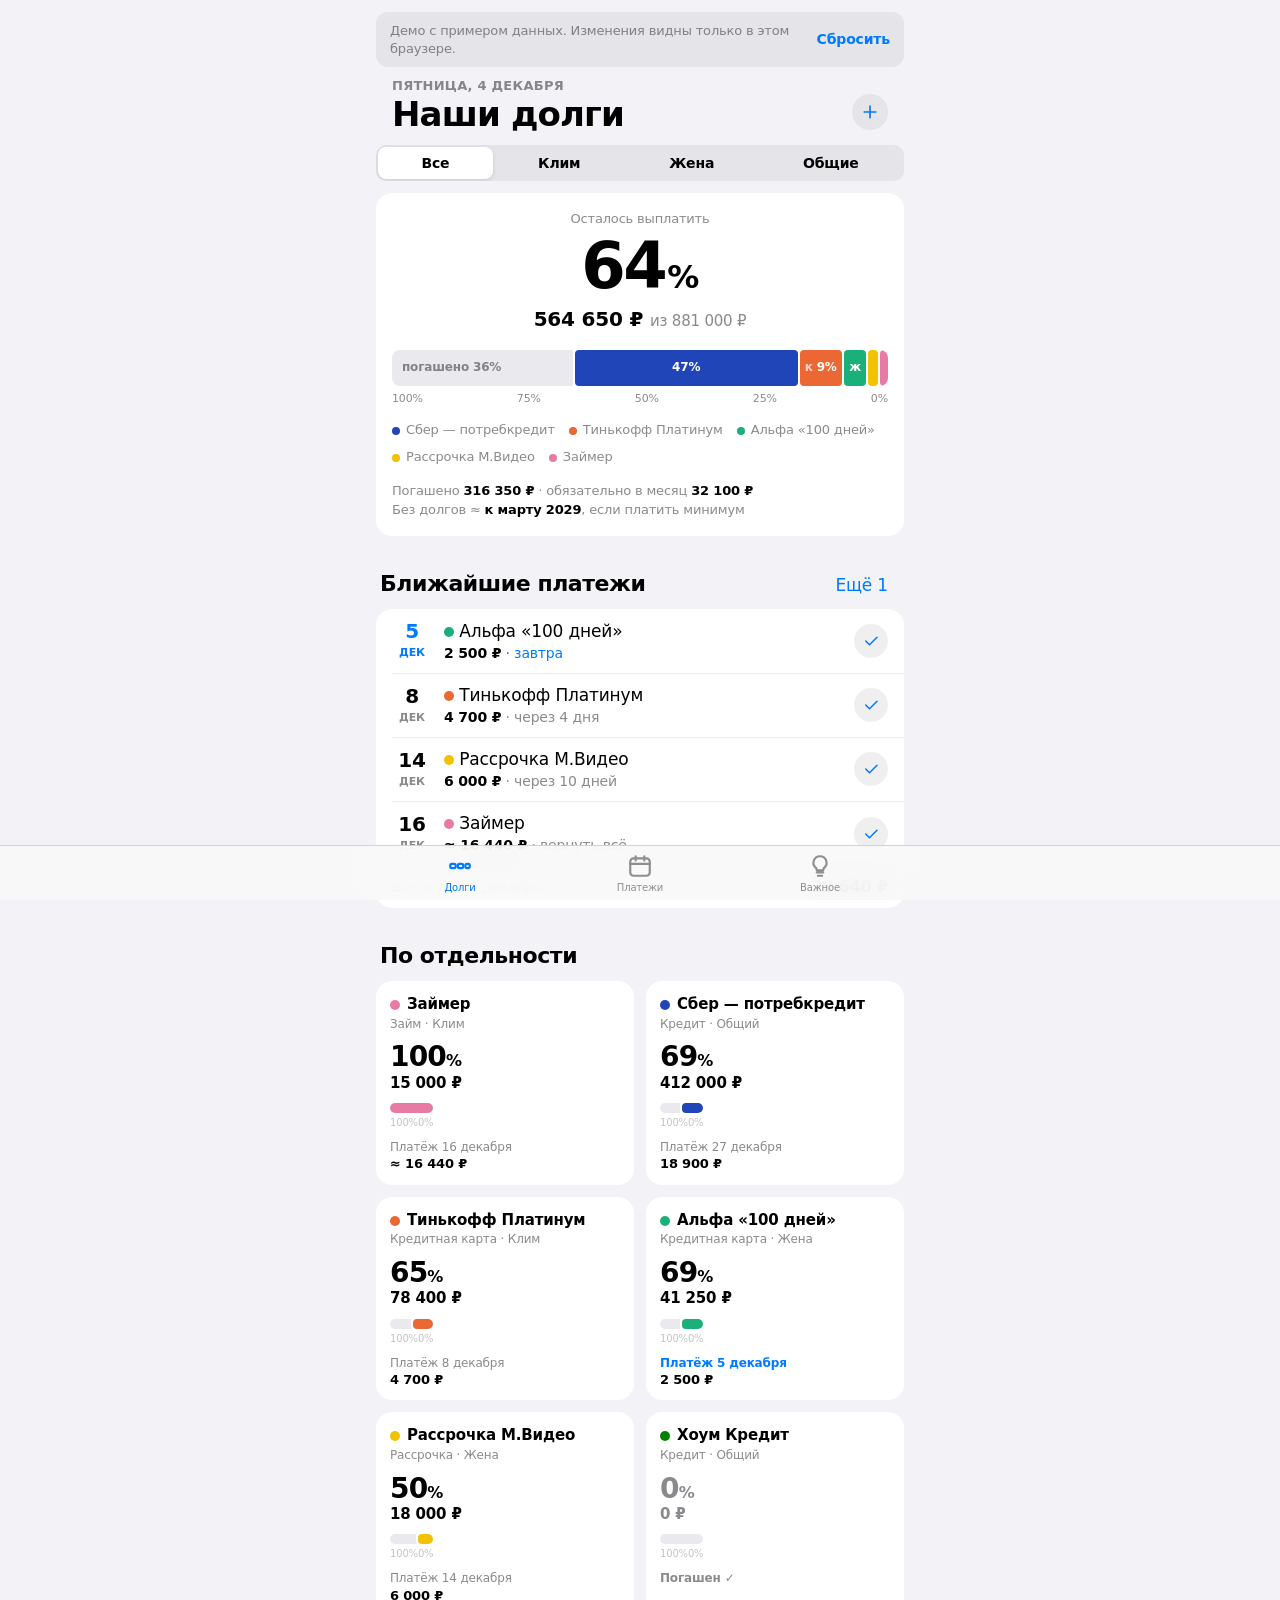
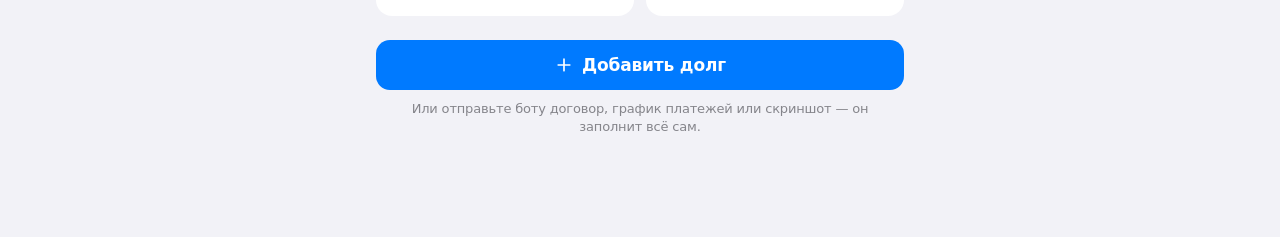
<file: index.html>
<!doctype html>
<html lang="ru">
<head>
  <meta charset="utf-8">
  <meta name="viewport" content="width=device-width, initial-scale=1, maximum-scale=1, viewport-fit=cover">
  <title>Наши долги</title>
  <meta name="description" content="Кредитки, кредиты и займы семьи: сколько осталось, когда платить, что гасить первым.">
  <meta name="apple-mobile-web-app-capable" content="yes">
  <meta name="mobile-web-app-capable" content="yes">
  <meta name="apple-mobile-web-app-status-bar-style" content="black-translucent">
  <meta name="apple-mobile-web-app-title" content="Долги">
  <meta name="theme-color" content="#000000" media="(prefers-color-scheme: dark)">
  <meta name="theme-color" content="#F2F2F7" media="(prefers-color-scheme: light)">
  <link rel="apple-touch-icon" href="icon-180.png">
  <link rel="icon" href="icon-180.png">
  <script>
    // До первого кадра: тема и отступы, чтобы экран сразу стоял на месте и не менял цвет
    (function () {
      var root = document.documentElement, hash = location.hash.slice(1);
      var standalone = (window.matchMedia && matchMedia('(display-mode: standalone)').matches) || navigator.standalone === true;
      try {
        var params = new URLSearchParams(hash), theme = JSON.parse(params.get('tgWebAppThemeParams') || 'null');
        if (theme && theme.bg_color) {
          var c = parseInt(theme.bg_color.slice(1), 16);
          root.dataset.theme = (c >> 16) * 0.3 + ((c >> 8) & 255) * 0.59 + (c & 255) * 0.11 < 128 ? 'dark' : 'light';
        }
        var saved = JSON.parse(localStorage.getItem('debts.insets.v1') || 'null');
        if (saved && params.has('tgWebAppFullscreen')) {
          root.style.setProperty('--tg-safe-area-inset-top', saved.t + 'px');
          root.style.setProperty('--tg-content-safe-area-inset-top', saved.c + 'px');
        }
      } catch (e) { /* первый запуск или нет хранилища */ }
      // Приложению на экране телефона Telegram не нужен — не ждём его скрипт
      if (!standalone) document.write('<script src="https://telegram.org/js/telegram-web-app.js" defer><\/script>');
    })();
  </script>
  <link rel="stylesheet" href="styles.css?v=20261112">
</head>
<body>
  <main id="app"></main>
  <nav id="tabbar"></nav>
  <div id="tip" role="tooltip" hidden></div>
  <script src="app.js?v=20261112" defer></script>
</body>
</html>
</file>
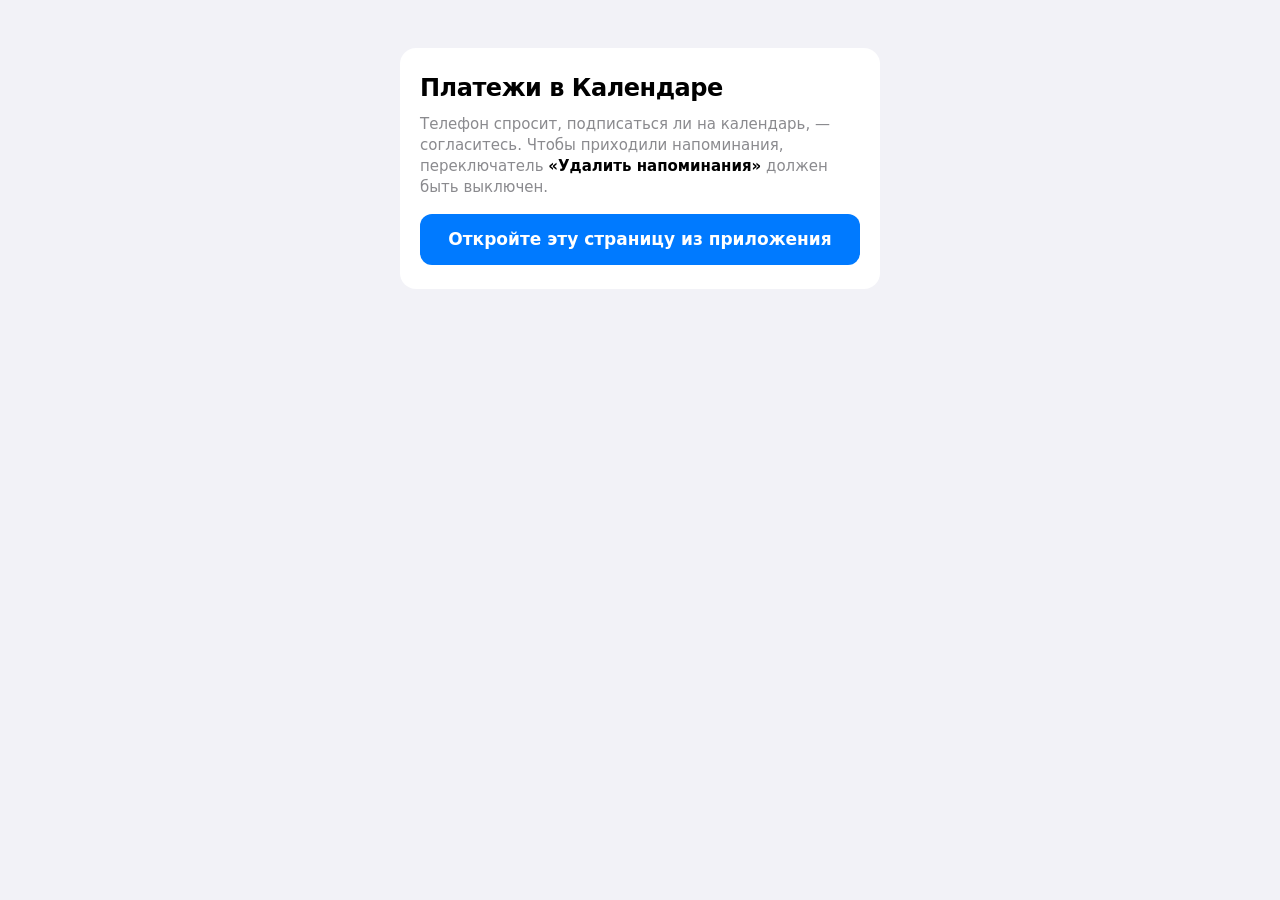
<file: calendar.html>
<!doctype html>
<html lang="ru">
<head>
  <meta charset="utf-8">
  <meta name="viewport" content="width=device-width, initial-scale=1, viewport-fit=cover">
  <title>Платежи в Календаре</title>
  <style>
    :root { color-scheme: light dark; --bg: #F2F2F7; --card: #FFF; --text: #000; --text2: rgba(60, 60, 67, .6); --accent: #007AFF; }
    @media (prefers-color-scheme: dark) { :root { --bg: #000; --card: #1C1C1E; --text: #FFF; --text2: rgba(235, 235, 245, .6); } }
    body { margin: 0; padding: 48px 16px; background: var(--bg); color: var(--text); font: 17px/1.4 -apple-system, BlinkMacSystemFont, system-ui, sans-serif; }
    main { max-width: 440px; margin: 0 auto; padding: 24px 20px; border-radius: 16px; background: var(--card); }
    h1 { margin: 0 0 8px; font-size: 24px; letter-spacing: -.02em; }
    p { margin: 0 0 16px; color: var(--text2); font-size: 15px; }
    a { display: block; padding: 14px; border-radius: 12px; background: var(--accent); color: #FFF; font-weight: 600; text-align: center; text-decoration: none; }
    b { color: var(--text); font-weight: 600; }
  </style>
</head>
<body>
  <main>
    <h1>Платежи в Календаре</h1>
    <p>Телефон спросит, подписаться ли на календарь, — согласитесь. Чтобы приходили напоминания, переключатель <b>«Удалить напоминания»</b> должен быть выключен.</p>
    <a id="go" href="#">Подписаться</a>
  </main>
  <script>
    // Адрес календаря лежит после #, поэтому личная ссылка не уходит на сервер сайта
    var url = decodeURIComponent(location.hash.slice(1));
    var ok = /^webcal:\/\/fpyxaygiiiivnjrujqyf\.supabase\.co\/functions\/v1\/debts\/calendar\?token=[0-9a-f]{48}$/.test(url);
    var link = document.getElementById('go');
    if (ok) {
      link.href = url;
      location.href = url;
    } else {
      link.textContent = 'Откройте эту страницу из приложения';
      link.removeAttribute('href');
    }
  </script>
</body>
</html>
</file>
<file: styles.css>
:root {
  --bg: #F2F2F7;
  --card: #FFFFFF;
  --fill: rgba(120, 120, 128, .12);
  --track: #E9E9EE;
  --seg-on: #FFFFFF;
  --text: #000000;
  --text2: rgba(60, 60, 67, .6);
  --text3: rgba(60, 60, 67, .3);
  --sep: rgba(60, 60, 67, .2);
  --bar: rgba(249, 249, 249, .92);
  --tab-off: #8E8E93;
  --accent: #007AFF;
  --green: #248A3D;
  --red: #D70015;
  --orange: #C93400;
  --radius: 16px;
  --scrim: rgba(0, 0, 0, .35);
  --pop-bg: rgba(30, 30, 32, .94);
  --pop-fg: #FFFFFF;

  /* цвета долгов, порядок не менять: под банки 1 — ВТБ (тёмно-синий), 4 — Т-Банк (жёлтый), 7 — Яндекс (фиолетовый), 8 — Альфа (красный) */
  --c1: #1f45b8; --c2: #eb6834; --c3: #1baf7a; --c4: #f2c200;
  --c5: #e87ba4; --c6: #008300; --c7: #6250d6; --c8: #e3342a;
  --on-c: #FFFFFF; --on-c4: #0b0b0b;
  color-scheme: light;
}

@media (prefers-color-scheme: dark) {
  :root:not([data-theme="light"]) {
    --bg: #000000;
    --card: #1C1C1E;
    --fill: rgba(118, 118, 128, .24);
    --track: #2C2C2E;
    --seg-on: #636366;
    --text: #FFFFFF;
    --text2: rgba(235, 235, 245, .6);
    --text3: rgba(235, 235, 245, .3);
    --sep: rgba(84, 84, 88, .65);
    --bar: rgba(22, 22, 23, .92);
    --accent: #0A84FF;
    --green: #30D158;
    --red: #FF453A;
    --orange: #FF9F0A;
    --scrim: rgba(0, 0, 0, .6);
    --pop-bg: rgba(58, 58, 60, .96);
    --c1: #2f5ae0; --c2: #d95926; --c3: #199e70; --c4: #ffd52e;
    --c5: #d55181; --c6: #008300; --c7: #9085e9; --c8: #f0443a;
    --on-c4: #111111;
    color-scheme: dark;
  }
}

:root[data-theme="dark"] {
  --bg: #000000;
  --card: #1C1C1E;
  --fill: rgba(118, 118, 128, .24);
  --track: #2C2C2E;
  --seg-on: #636366;
  --text: #FFFFFF;
  --text2: rgba(235, 235, 245, .6);
  --text3: rgba(235, 235, 245, .3);
  --sep: rgba(84, 84, 88, .65);
  --bar: rgba(22, 22, 23, .92);
  --accent: #0A84FF;
  --green: #30D158;
  --red: #FF453A;
  --orange: #FF9F0A;
  --scrim: rgba(0, 0, 0, .6);
  --pop-bg: rgba(58, 58, 60, .96);
  --c1: #2f5ae0; --c2: #d95926; --c3: #199e70; --c4: #ffd52e;
  --c5: #d55181; --c6: #008300; --c7: #9085e9; --c8: #f0443a;
  --on-c4: #111111;
  color-scheme: dark;
}

* { box-sizing: border-box; margin: 0; padding: 0; -webkit-tap-highlight-color: transparent; }
html { -webkit-text-size-adjust: 100%; }
body {
  font: 17px/1.3 -apple-system, BlinkMacSystemFont, "SF Pro Text", "Inter", system-ui, "Segoe UI", Roboto, sans-serif;
  letter-spacing: -0.01em;
  background: var(--bg);
  color: var(--text);
  min-height: 100vh;
}
button, input, textarea, select { font: inherit; color: inherit; letter-spacing: inherit; }
button { background: none; border: 0; cursor: pointer; text-align: inherit; }
a { color: var(--accent); text-decoration: none; }
svg { width: 20px; height: 20px; flex: none; }
.num { font-variant-numeric: tabular-nums; }

#app, .under-col {
  max-width: 560px;
  margin: 0 auto;
  padding-block: 8px calc(100px + var(--bottom));
  padding-left: max(16px, env(safe-area-inset-left, 0px));
  padding-right: max(16px, env(safe-area-inset-right, 0px));
}
body.sub #app { padding-bottom: calc(32px + var(--bottom)); touch-action: pan-y; }
.under-col { padding-top: calc(8px + var(--top)); }

/* ---------- цвета долгов ---------- */
.c1 { --c: var(--c1); } .c2 { --c: var(--c2); } .c3 { --c: var(--c3); } .c4 { --c: var(--c4); --on: var(--on-c4); }
.c5 { --c: var(--c5); } .c6 { --c: var(--c6); } .c7 { --c: var(--c7); } .c8 { --c: var(--c8); }
.dot { width: 10px; height: 10px; border-radius: 50%; display: inline-block; flex: none; background: var(--c, var(--text3)); }

/* ---------- заголовки ---------- */
.hero { padding: 20px 4px 14px; }
.hero.row { display: flex; align-items: flex-end; justify-content: space-between; gap: 12px; }
.eyebrow { font-size: 13px; font-weight: 600; text-transform: uppercase; letter-spacing: .02em; color: var(--text2); }
.large-title { font-size: 34px; font-weight: 700; letter-spacing: -0.025em; line-height: 1.15; }
.section-title {
  font-size: 13px; font-weight: 400; text-transform: uppercase; letter-spacing: .02em;
  color: var(--text2); padding: 22px 16px 8px;
}
.section-title.lg {
  font-size: 22px; font-weight: 700; text-transform: none; letter-spacing: -0.02em;
  color: var(--text); padding: 22px 4px 10px;
}
.section-head { display: flex; justify-content: space-between; align-items: baseline; padding-right: 16px; }
.section-head span { font-size: 13px; color: var(--text2); font-variant-numeric: tabular-nums; }

/* ---------- карточки ---------- */
.card { display: block; width: 100%; background: var(--card); border-radius: var(--radius); padding: 16px; margin-bottom: 12px; }
.tap { transition: transform .15s ease, opacity .15s ease; cursor: pointer; }
.tap:active { transform: scale(.98); opacity: .85; }
.caption { font-size: 13px; color: var(--text2); }
.card-foot { margin-top: 14px; font-size: 13px; color: var(--text2); line-height: 1.45; }
.card-foot b { color: var(--text); font-weight: 600; }
.warn { color: var(--orange); }

/* ---------- главная шкала ---------- */
.total { padding: 18px 16px 16px; }
.total-head { text-align: center; }
.total-pct { font-size: 64px; font-weight: 700; letter-spacing: -0.04em; line-height: 1; margin-top: 6px; }
.total-pct small { font-size: 32px; font-weight: 600; margin-left: 2px; letter-spacing: -0.02em; }
.total-sum { margin-top: 8px; font-size: 20px; font-weight: 600; letter-spacing: -0.01em; }
.total-sum span { color: var(--text2); font-weight: 400; font-size: 15px; }

.scale { position: relative; }
.scale-track { display: flex; gap: 2px; width: 100%; overflow: hidden; border-radius: 8px; }
.scale.lg { margin-top: 18px; }
.scale.lg .scale-track { height: 36px; }
.scale.md .scale-track { height: 18px; border-radius: 6px; }
.scale.sm .scale-track { height: 10px; border-radius: 5px; }
.scale-paid {
  min-width: 0; background: var(--track);
  display: flex; align-items: center; padding-left: 10px; overflow: hidden;
  font-size: 12px; font-weight: 600; color: var(--text2); white-space: nowrap;
}
.seg {
  min-width: 3px; background: var(--c); border-radius: 4px;
  display: flex; align-items: center; justify-content: center; overflow: hidden;
  font-size: 12px; font-weight: 600; color: var(--on, var(--on-c)); white-space: nowrap;
}
.scale.lg .seg:active { opacity: .8; }
.scale-paid:first-child:last-child { padding: 0; }
.scale [data-fit="no"] > span { visibility: hidden; }
.seg .who { font-style: normal; font-weight: 700; opacity: .7; margin-right: 4px; }
.scale-axis {
  display: flex; justify-content: space-between; margin-top: 6px;
  font-size: 11px; color: var(--text2); font-variant-numeric: tabular-nums;
}
.scale.sm .scale-axis { font-size: 10px; margin-top: 3px; color: var(--text3); }
.intro .scale-paid { animation: drain 1s cubic-bezier(.3, .7, .2, 1) both; }
@keyframes drain { from { flex-grow: 0; } }

.legend { display: flex; flex-wrap: wrap; gap: 6px 14px; margin-top: 14px; font-size: 13px; color: var(--text2); }
.legend button { display: inline-flex; align-items: center; gap: 6px; padding: 2px 0; }
.legend .dot { width: 8px; height: 8px; }

#tip {
  position: fixed; z-index: 30; pointer-events: none;
  padding: 6px 10px; border-radius: 10px; font-size: 13px; line-height: 1.3;
  background: var(--pop-bg); color: var(--pop-fg); transform: translate(-50%, calc(-100% - 8px));
  white-space: nowrap;
}
#tip b { font-weight: 600; }

/* ---------- ближайший платёж ---------- */
.next { display: flex; align-items: center; gap: 14px; }
.next-date {
  flex: none; width: 52px; height: 56px; border-radius: 12px; background: var(--fill);
  display: flex; flex-direction: column; align-items: center; justify-content: center; line-height: 1.05;
}
.next-date b { font-size: 22px; font-weight: 700; font-variant-numeric: tabular-nums; }
.next-date span { font-size: 11px; font-weight: 600; text-transform: uppercase; color: var(--text2); }
.next.soon .next-date { background: rgba(0, 122, 255, .14); color: var(--accent); }
.next.soon .next-date span { color: var(--accent); }
.next.late .next-date { background: rgba(255, 59, 48, .14); color: var(--red); }
.next.late .next-date span { color: var(--red); }
.next-main { flex: 1; min-width: 0; }
.next-title { font-size: 17px; font-weight: 600; line-height: 1.25; display: flex; align-items: baseline; gap: 8px; }
.next-title .dot { position: relative; top: -1px; }
.next-title span:last-child { min-width: 0; overflow: hidden; text-overflow: ellipsis; white-space: nowrap; }
.next-sub { font-size: 14px; color: var(--text2); margin-top: 2px; }
.next-sub.late { color: var(--red); font-weight: 600; }
.next-sum { font-size: 17px; font-weight: 600; font-variant-numeric: tabular-nums; margin-top: 4px; }
.chip {
  flex: none; display: inline-flex; align-items: center; gap: 6px;
  background: var(--accent); color: #fff; font-weight: 600; font-size: 15px;
  padding: 9px 14px; border-radius: 999px;
}
.chip.ghost { background: var(--fill); color: var(--accent); }
.chip svg { width: 18px; height: 18px; }
.chip:active { opacity: .75; }
/* на узком экране у «Ближайшего платежа» кнопка — только галочка, чтобы влезло название */
@media (max-width: 400px) {
  .next .chip { padding: 10px; }
  .next .chip span { display: none; }
}

/* ---------- плитки долгов ---------- */
.grid { display: grid; grid-template-columns: 1fr 1fr; gap: 12px; }
.debt-card { margin: 0; padding: 14px 14px 12px; display: flex; flex-direction: column; min-width: 0; }
.debt-card .name { display: flex; align-items: center; gap: 7px; font-size: 15px; font-weight: 600; min-width: 0; }
.debt-card .name span { white-space: nowrap; overflow: hidden; text-overflow: ellipsis; }
.debt-card .meta { font-size: 12px; color: var(--text2); margin-top: 2px; white-space: nowrap; overflow: hidden; text-overflow: ellipsis; }
.debt-card .pct { font-size: 28px; font-weight: 700; letter-spacing: -0.03em; margin-top: 10px; line-height: 1.05; }
.debt-card .pct small { font-size: 16px; font-weight: 600; }
.debt-card .sum { font-size: 15px; font-weight: 600; font-variant-numeric: tabular-nums; margin: 2px 0 10px; }
.debt-card .due { margin-top: 10px; font-size: 12px; color: var(--text2); line-height: 1.35; }
.debt-card .due b { font-size: 13px; font-weight: 600; color: var(--text); }
.debt-card .due.late b { color: var(--red); }
.debt-card .due.late { color: var(--red); font-weight: 600; }
.debt-card .due.soon { color: var(--accent); font-weight: 600; }
.debt-card.closed .pct, .debt-card.closed .sum { color: var(--text2); }
.done { color: var(--green); font-weight: 600; }

/* ---------- совет ---------- */
.tipcard { display: flex; gap: 12px; align-items: flex-start; }
.tipcard .ico { flex: none; width: 36px; height: 36px; border-radius: 10px; display: grid; place-items: center; background: rgba(0, 122, 255, .14); color: var(--accent); }
.tipcard p { font-size: 15px; line-height: 1.4; }
.tipcard .chip { margin-top: 10px; }

.link { color: var(--accent); font-size: 17px; }
.hint-line { text-align: center; font-size: 13px; color: var(--text2); padding: 10px 24px 0; line-height: 1.4; }

/* ---------- переключатель ---------- */
.seg-ctl { display: flex; gap: 2px; padding: 2px; margin-bottom: 12px; border-radius: 10px; background: var(--fill); overflow-x: auto; scrollbar-width: none; }
.seg-ctl::-webkit-scrollbar { display: none; }
.seg-ctl button { flex: 1 0 auto; padding: 7px 12px; border-radius: 8px; font-size: 14px; font-weight: 600; text-align: center; white-space: nowrap; }
.seg-ctl button.on { background: var(--seg-on); box-shadow: 0 1px 4px rgba(0, 0, 0, .12); }

/* ---------- списки ---------- */
.list { background: var(--card); border-radius: var(--radius); overflow: hidden; }
.row { position: relative; display: flex; align-items: center; gap: 12px; width: 100%; min-height: 48px; padding: 11px 16px; }
.row + .row::before, .field + .field::before {
  content: ""; position: absolute; top: 0; left: 16px; right: 0;
  height: 1px; background: var(--sep); transform: scaleY(.5);
}
button.row:active { background: var(--fill); }
.row > svg { width: 16px; height: 16px; color: var(--text3); }
.row-main { flex: 1; min-width: 0; }
.row-title { font-size: 17px; white-space: nowrap; overflow: hidden; text-overflow: ellipsis; }
.row-sub { font-size: 14px; color: var(--text2); margin-top: 2px; white-space: nowrap; overflow: hidden; text-overflow: ellipsis; }
.row-sub.late { color: var(--red); }
.row-sub.soon { color: var(--accent); }
.row-side { flex: none; display: flex; flex-direction: column; align-items: flex-end; font-size: 13px; color: var(--text2); font-variant-numeric: tabular-nums; }
.row-side b { font-size: 16px; font-weight: 600; color: var(--text); }
.row-side b.plus { color: var(--red); }
.row-side b.minus { color: var(--green); }
.row-label { flex: 1; display: flex; align-items: center; gap: 8px; }
.row-value { color: var(--text2); text-align: right; font-variant-numeric: tabular-nums; }
.row-value b { color: var(--text); font-weight: 600; }
.daybox {
  flex: none; width: 40px; text-align: center; line-height: 1.05;
}
.daybox b { display: block; font-size: 20px; font-weight: 700; font-variant-numeric: tabular-nums; }
.daybox span { font-size: 11px; font-weight: 600; text-transform: uppercase; color: var(--text2); }
.mark { flex: none; width: 34px; height: 34px; border-radius: 50%; display: grid; place-items: center; background: var(--fill); color: var(--accent); }
.mark svg { width: 18px; height: 18px; }
.mark:active { opacity: .6; }
.row-sub b { color: var(--text); font-weight: 600; font-variant-numeric: tabular-nums; }
.daybox.soon b, .daybox.soon span { color: var(--accent); }
.daybox.late b, .daybox.late span { color: var(--red); }
.next-list { margin-bottom: 12px; }
.row.same-day::before { left: 68px; }
.row.list-foot { min-height: 0; justify-content: space-between; font-size: 14px; color: var(--text2); }
.list-foot b { flex: none; font-size: 16px; font-weight: 600; color: var(--text); font-variant-numeric: tabular-nums; }

.empty { text-align: center; padding: 28px 16px; color: var(--text2); }
.empty-title { font-size: 17px; font-weight: 600; color: var(--text); margin-bottom: 4px; }
.empty p { font-size: 15px; line-height: 1.4; }
.card.empty { padding: 24px 16px; }

/* ---------- навигация ---------- */
.navbar {
  position: sticky; top: 0; z-index: 5;
  display: grid; grid-template-columns: 1fr auto 1fr; align-items: center;
  height: 44px; margin: -8px -16px 0; padding: 0 8px;
  background: var(--bg);
  background: color-mix(in srgb, var(--bg) 82%, transparent);
  -webkit-backdrop-filter: blur(20px); backdrop-filter: blur(20px);
}
.nav-back { display: flex; align-items: center; gap: 2px; color: var(--accent); font-size: 17px; padding: 8px 4px; }
.nav-back svg { width: 22px; height: 22px; }
.nav-title { font-size: 17px; font-weight: 600; text-align: center; white-space: nowrap; }
.nav-right { justify-self: end; }
.nav-link { color: var(--accent); font-size: 17px; padding: 8px; }
.nav-link.strong { font-weight: 600; }
.nav-link:disabled { opacity: .4; }

.round-btn { width: 36px; height: 36px; border-radius: 50%; margin-bottom: 4px; display: grid; place-items: center; background: var(--fill); color: var(--accent); }

#tabbar {
  position: fixed; left: 0; right: 0; bottom: 0; z-index: 10;
  display: flex; justify-content: center;
  background: var(--bar);
  -webkit-backdrop-filter: saturate(180%) blur(20px); backdrop-filter: saturate(180%) blur(20px);
  border-top: .5px solid var(--sep);
  padding-bottom: var(--bottom);
}
#tabbar[hidden] { display: none; }
.tab { flex: 1; max-width: 180px; display: flex; flex-direction: column; align-items: center; gap: 2px; padding: 7px 0 6px; font-size: 10px; font-weight: 500; color: var(--tab-off); }
.tab svg { width: 26px; height: 26px; }
.tab.active { color: var(--accent); }
.tab { position: relative; }
.tab .badge {
  position: absolute; top: 3px; left: calc(50% + 6px); min-width: 17px; height: 17px; padding: 0 5px;
  border-radius: 9px; background: var(--red); color: #fff; font-size: 11px; font-weight: 600; line-height: 17px; text-align: center;
}

/* ---------- важное ---------- */
.insight { display: flex; gap: 12px; align-items: flex-start; }
.insight .ico { flex: none; width: 36px; height: 36px; border-radius: 10px; display: grid; place-items: center; background: rgba(0, 122, 255, .14); color: var(--accent); }
.insight.alert .ico { background: rgba(255, 69, 58, .16); color: var(--red); }
.insight-main { flex: 1; min-width: 0; }
.insight-title { font-size: 16px; font-weight: 600; margin-top: 7px; }
.insight p { font-size: 14px; line-height: 1.4; color: var(--text2); margin-top: 4px; }
.insight-rows { margin-top: 8px; }
.insight-rows button { display: flex; align-items: center; gap: 8px; width: 100%; padding: 9px 0; border-top: .5px solid var(--sep); font-size: 15px; }
.insight-rows .n { flex: 1; min-width: 0; overflow: hidden; text-overflow: ellipsis; white-space: nowrap; }
.insight-rows .v { flex: none; color: var(--text2); font-variant-numeric: tabular-nums; }
.insight .chip { margin-top: 10px; }

/* ---------- экран долга ---------- */
.debt-head { padding: 12px 4px 14px; }
.pill { display: inline-flex; align-items: center; gap: 6px; font-size: 13px; font-weight: 600; padding: 4px 10px; border-radius: 999px; color: var(--text2); background: var(--fill); }
.pill.done { color: var(--green); background: rgba(52, 199, 89, .16); }
.title { font-size: 28px; font-weight: 700; letter-spacing: -0.02em; line-height: 1.15; margin: 10px 0 4px; }
.mid-pct { display: flex; align-items: baseline; justify-content: space-between; gap: 12px; }
.mid-pct .big { font-size: 40px; font-weight: 700; letter-spacing: -0.03em; line-height: 1; }
.mid-pct .big small { font-size: 22px; font-weight: 600; }
.mid-pct .sum { text-align: right; font-size: 17px; font-weight: 600; font-variant-numeric: tabular-nums; }
.mid-pct .sum span { display: block; font-size: 13px; font-weight: 400; color: var(--text2); }
.scale.md { margin-top: 16px; }

.actions { display: grid; grid-auto-flow: column; grid-auto-columns: 1fr; gap: 10px; margin-bottom: 4px; }
.action { display: flex; flex-direction: column; align-items: center; gap: 4px; padding: 12px 6px; border-radius: 14px; background: var(--card); color: var(--accent); font-size: 13px; font-weight: 600; text-align: center; }
.action svg { width: 22px; height: 22px; }
.action:active { opacity: .7; }

.btn { display: flex; align-items: center; justify-content: center; gap: 8px; width: 100%; height: 50px; margin-top: 24px; border-radius: 14px; font-size: 17px; font-weight: 600; text-align: center; }
.btn.primary { background: var(--accent); color: #fff; }
.btn.secondary { background: var(--card); color: var(--accent); }
.btn:active { opacity: .75; }
.btn:disabled { opacity: .5; }
.btn.plain { margin-top: 8px; }
.btn.danger { color: var(--red); }
.btn.small { width: auto; height: 40px; padding: 0 18px; margin: 14px auto 0; font-size: 15px; }
.card.text { white-space: pre-wrap; font-size: 16px; line-height: 1.4; margin-bottom: 0; }

/* ---------- формы ---------- */
.field { position: relative; display: flex; align-items: center; gap: 12px; min-height: 48px; padding: 0 16px; }
.field-label { flex: none; width: 128px; font-size: 16px; }
.field-control { flex: 1; min-width: 0; display: flex; align-items: center; gap: 6px; }
.field input, .field select {
  flex: 1; min-width: 0; padding: 12px 0; border: 0; outline: 0; background: none; font-size: 17px;
}
.field.num input { text-align: right; font-variant-numeric: tabular-nums; }
.field em { font-style: normal; color: var(--text2); min-width: 18px; }
.field select { -webkit-appearance: none; appearance: none; text-align: right; color: var(--accent); }
input[type="date"] { -webkit-appearance: none; appearance: none; min-height: 24px; text-align: right; }
input[type="date"]::-webkit-date-and-time-value { text-align: right; }
textarea { display: block; width: 100%; min-height: 88px; padding: 12px 16px; border: 0; outline: 0; background: none; resize: none; font-size: 17px; line-height: 1.35; }
::placeholder { color: var(--text3); }
.form-hint { padding: 8px 16px 0; font-size: 13px; color: var(--text2); line-height: 1.4; }

.chips { display: flex; flex-wrap: wrap; gap: 8px; }
.chips label { position: relative; cursor: pointer; }
.chips input { position: absolute; opacity: 0; pointer-events: none; }
.chips span { display: block; padding: 8px 14px; border-radius: 999px; background: var(--card); font-size: 15px; font-weight: 500; }
.chips input:checked + span { background: var(--accent); color: #fff; }
.chips input:focus-visible + span { outline: 2px solid var(--accent); outline-offset: 2px; }

.swatches { display: flex; flex-wrap: wrap; justify-content: space-between; gap: 10px; padding: 14px 16px; background: var(--card); border-radius: var(--radius); }
.swatches label { position: relative; cursor: pointer; }
.swatches input { position: absolute; opacity: 0; pointer-events: none; }
.swatches span { display: block; width: 30px; height: 30px; border-radius: 50%; background: var(--c); box-shadow: 0 0 0 2px var(--card); }
.swatches input:checked + span { box-shadow: 0 0 0 2px var(--card), 0 0 0 4px var(--c); }
.swatches input:focus-visible + span { outline: 2px solid var(--accent); outline-offset: 4px; }

.op-amount { text-align: center; padding: 18px 16px 6px; }
.op-amount input {
  width: 100%; border: 0; outline: 0; background: none; text-align: center;
  font-size: 44px; font-weight: 700; letter-spacing: -0.03em; font-variant-numeric: tabular-nums;
}
.op-amount .caption { margin-top: 4px; }
.quick { display: flex; gap: 8px; justify-content: center; flex-wrap: wrap; padding: 6px 0 4px; }

/* ---------- прочее ---------- */
.banner { display: flex; gap: 10px; align-items: flex-start; font-size: 14px; line-height: 1.4; color: var(--text2); }
.banner svg { color: var(--accent); margin-top: 1px; }
.banner b { color: var(--text); }
.banner .chip { margin-top: 8px; }

#toast {
  position: fixed; left: 50%; bottom: calc(92px + var(--bottom)); z-index: 20;
  max-width: calc(100% - 32px); padding: 10px 16px; border-radius: 999px;
  background: var(--pop-bg); color: var(--pop-fg); font-size: 14px;
  display: flex; align-items: center; gap: 14px; white-space: nowrap;
  opacity: 0; transform: translate(-50%, 16px); pointer-events: none;
  transition: opacity .25s ease, transform .25s ease;
}
#toast span { overflow: hidden; text-overflow: ellipsis; }
#toast button { flex: none; color: #4DA2FF; font-weight: 600; font-size: 14px; padding: 4px 0; }
#toast.show { opacity: 1; transform: translate(-50%, 0); }
#toast.show.has-action { pointer-events: auto; }

/* ---------- демо и подтверждение ---------- */
.demo {
  display: flex; align-items: center; justify-content: space-between; gap: 12px;
  margin: 4px 0 0; padding: 10px 14px; border-radius: 12px;
  background: var(--fill); font-size: 13px; line-height: 1.35; color: var(--text2);
}
.demo .link { flex: none; font-size: 14px; font-weight: 600; }
.sheet-wrap {
  position: fixed; inset: 0; z-index: 40; background: var(--scrim);
  display: flex; align-items: flex-end; justify-content: center;
  padding-block: 16px calc(16px + var(--bottom));
  padding-left: max(16px, env(safe-area-inset-left, 0px));
  padding-right: max(16px, env(safe-area-inset-right, 0px));
  animation: fade .18s ease-out;
}
.sheet { width: 100%; max-width: 420px; background: var(--card); border-radius: 20px; padding: 22px 16px 16px; }
.sheet p { font-size: 16px; line-height: 1.4; text-align: center; text-wrap: balance; }
.sheet-actions { display: grid; grid-template-columns: 1fr 1fr; gap: 10px; margin-top: 18px; }
.sheet-actions .btn { margin: 0; height: 46px; }
.btn.danger-fill { background: var(--red); color: #fff; }
.btn:focus-visible, .chip:focus-visible, .row:focus-visible, .seg:focus-visible { outline: 2px solid var(--accent); outline-offset: 2px; }
@keyframes fade { from { opacity: 0; } }

.loading { display: grid; place-items: center; min-height: 60vh; }
.spinner { width: 28px; height: 28px; border: 3px solid var(--fill); border-top-color: var(--accent); border-radius: 50%; animation: spin .8s linear infinite; }
@keyframes spin { to { transform: rotate(360deg); } }

/* ---------- полный экран Telegram ---------- */
:root {
  /* вне Telegram (приложение на экране телефона) отступ от чёлки даёт только env() */
  --top: calc(max(env(safe-area-inset-top, 0px), var(--tg-safe-area-inset-top, 0px)) + var(--tg-content-safe-area-inset-top, 0px));
  /* полоска «домой» внизу: в полном экране Telegram сообщает её сам, env() там бывает нулём */
  --bottom: max(env(safe-area-inset-bottom, 0px), var(--tg-safe-area-inset-bottom, 0px));
}
#app { padding-top: calc(8px + var(--top)); }
.navbar { margin-top: calc(-8px - var(--top)); padding-top: var(--top); height: calc(44px + var(--top)); }

/* ---------- смахивание назад ---------- */
#under { position: fixed; inset: 0; z-index: 1; overflow: hidden; background: var(--bg); pointer-events: none; transform: translate3d(-28%, 0, 0); }
body.swiping { overflow-x: hidden; }
body.swiping #app { position: relative; z-index: 12; background: var(--bg); min-height: 100vh; box-shadow: -10px 0 28px rgba(0, 0, 0, .3); will-change: transform; }

/* ---------- заём: сумма на сегодня ---------- */
.accrual > div:not(.card-foot) { display: flex; justify-content: space-between; align-items: baseline; gap: 12px; padding: 3px 0; }
.accrual span { color: var(--text2); font-size: 15px; }
.accrual .card-foot { margin-top: 6px; }

/* ---------- как меняется долг ---------- */
.trend-plot { position: relative; margin-top: 4px; touch-action: pan-y; }
.trend-plot svg { display: block; width: 100%; height: 128px; }
.trend-grid, .trend-cross { stroke: var(--sep); stroke-width: 1; }
.trend-line { fill: none; stroke: var(--accent); stroke-width: 2; stroke-linecap: round; stroke-linejoin: round; }
.trend-dot, .trend-focus { fill: var(--accent); stroke: var(--card); stroke-width: 2; }
.trend-val { fill: var(--text); font-size: 13px; font-weight: 600; font-variant-numeric: tabular-nums; }
.trend-x { fill: var(--text2); font-size: 12px; }
.trend-tip { position: absolute; top: 0; transform: translateX(-50%); padding: 3px 8px; border-radius: 8px; background: var(--pop-bg); color: var(--pop-fg); font-size: 12px; white-space: nowrap; pointer-events: none; }
.trend-tip[hidden] { display: none; }
.trend-plot[data-trend="mini"] { pointer-events: none; }
.trend-plot[data-trend="full"] svg { height: 176px; }
.trend-plot.bars svg { height: 132px; }
.bar { fill: var(--text3); }
.bar.best { fill: var(--accent); }

.story p { font-size: 16px; line-height: 1.4; }
.story p + p { margin-top: 8px; }
.month { padding: 0; margin-bottom: 8px; overflow: hidden; }
.month summary { display: flex; align-items: center; gap: 10px; padding: 12px 14px 12px 16px; cursor: pointer; list-style: none; }
.month summary::-webkit-details-marker { display: none; }
.month summary > svg { width: 16px; height: 16px; color: var(--text3); transition: transform .15s; }
.month[open] summary > svg { transform: rotate(90deg); }
.month-main { flex: 1; min-width: 0; }
.month-title { font-size: 17px; }
.month-title::first-letter { text-transform: uppercase; }
.month-title span { font-size: 13px; color: var(--text2); }
.month-sub { font-size: 14px; color: var(--text2); margin-top: 2px; font-variant-numeric: tabular-nums; }
.month-change { flex: none; font-size: 16px; font-weight: 600; font-variant-numeric: tabular-nums; }
.month-change.plus { color: var(--red); }
.month-change.minus { color: var(--green); }
.month-body { padding: 0 16px 12px; }
.month-line { display: flex; justify-content: space-between; gap: 12px; padding: 4px 0; font-size: 14px; color: var(--text2); }
.month-line b { color: var(--text); font-weight: 500; }
.month-debts { margin-top: 8px; padding-top: 6px; border-top: .5px solid var(--sep); }
.month-debts button { display: flex; align-items: center; gap: 8px; width: 100%; padding: 6px 0; font-size: 14px; }
.month-debts .n { flex: 1; min-width: 0; white-space: nowrap; overflow: hidden; text-overflow: ellipsis; }
.month-debts .v { flex: none; color: var(--text2); font-variant-numeric: tabular-nums; }

/* ---------- поля под тип долга ---------- */
form:not(:has(input[name="kind"][value="card"]:checked)) .only-card,
form:not(:has(input[name="kind"][value="microloan"]:checked)) .only-microloan { display: none; }

/* ---------- без сети ---------- */
.offline { display: flex; align-items: center; justify-content: center; gap: 6px; margin: 4px 0 -8px; font-size: 13px; color: var(--text2); }
.offline svg { width: 16px; height: 16px; flex: none; }

/* ---------- переходы ---------- */
#app.push { animation: push .28s cubic-bezier(.2, .8, .2, 1); }
#app.pop { animation: pop .22s ease-out; }
@keyframes push { from { transform: translateX(24px); opacity: 0; } }
@keyframes pop { from { transform: translateX(-16px); opacity: .4; } }

@media (prefers-reduced-motion: reduce) {
  #app.push, #app.pop, .intro .scale-paid { animation: none; }
}

@media (max-width: 350px) {
  .grid { grid-template-columns: 1fr; }
  .total-pct { font-size: 54px; }
  .field-label { width: 110px; }
}
</file>
